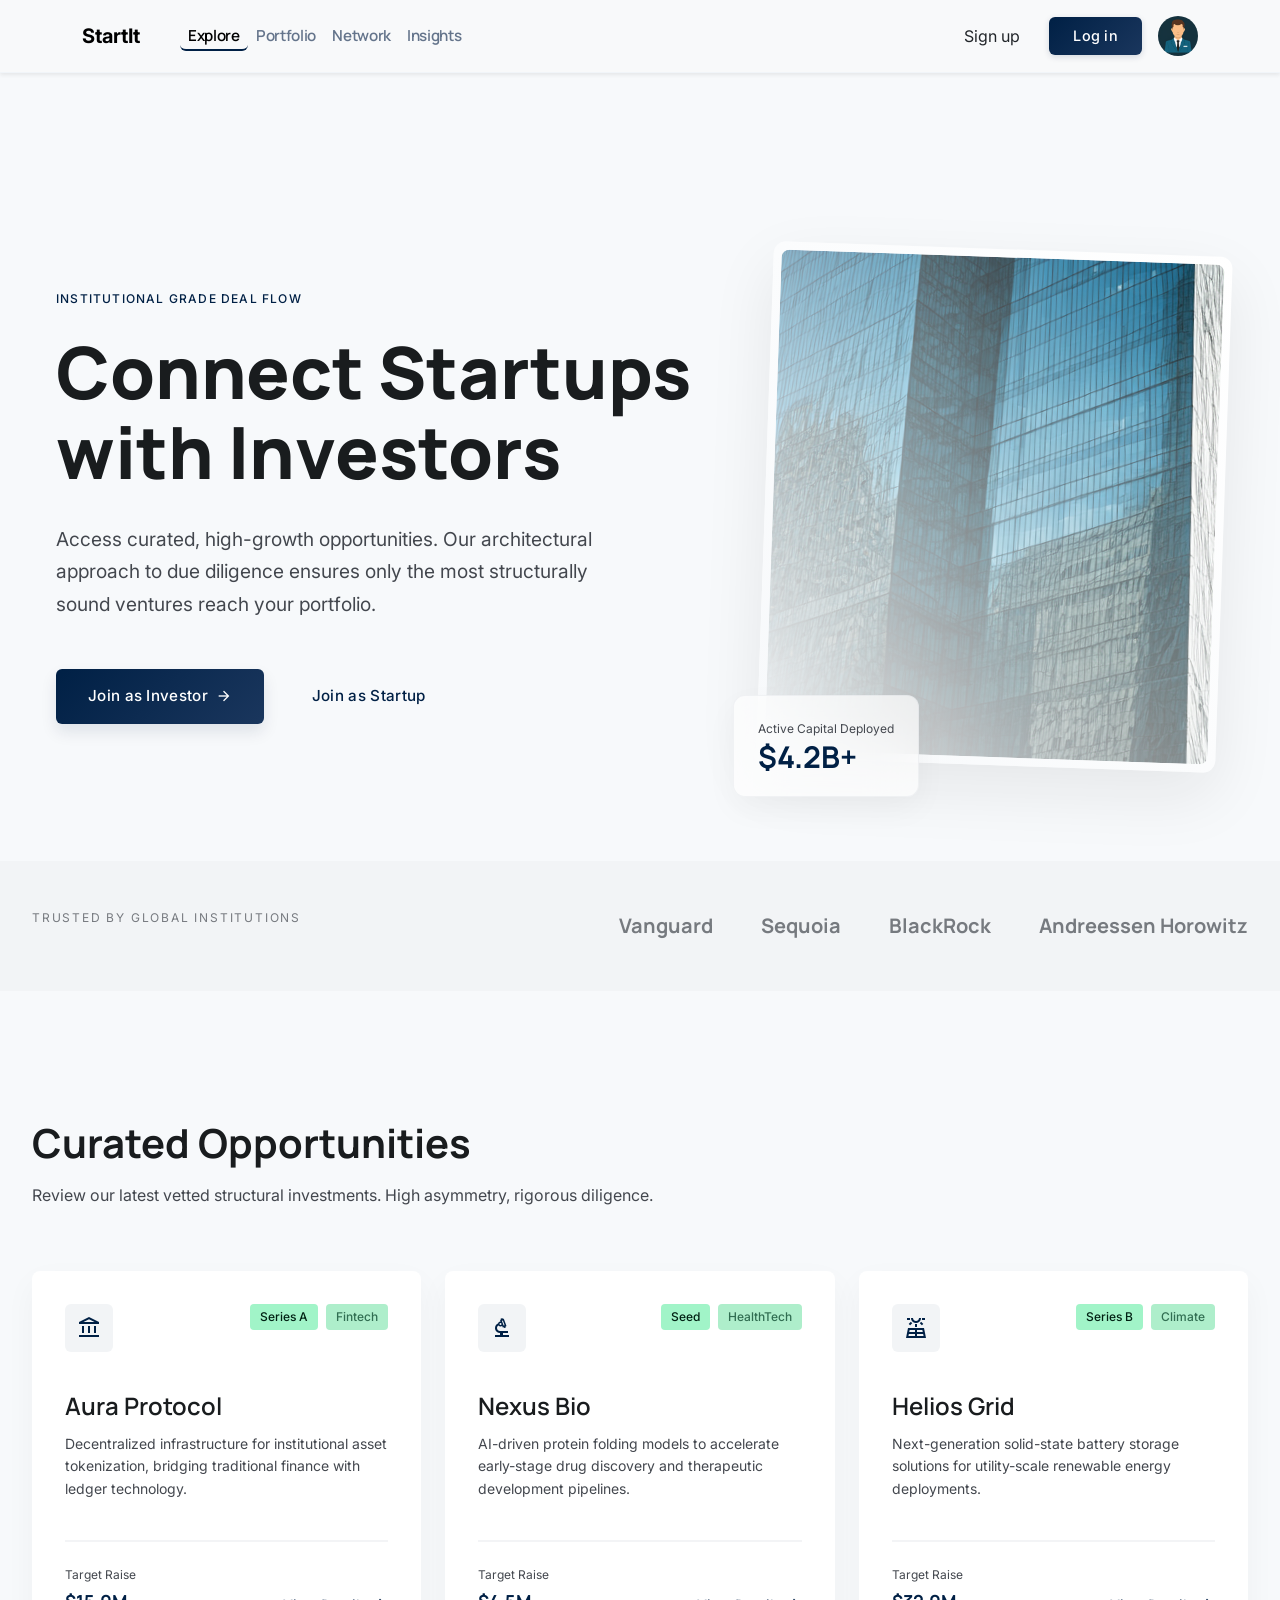
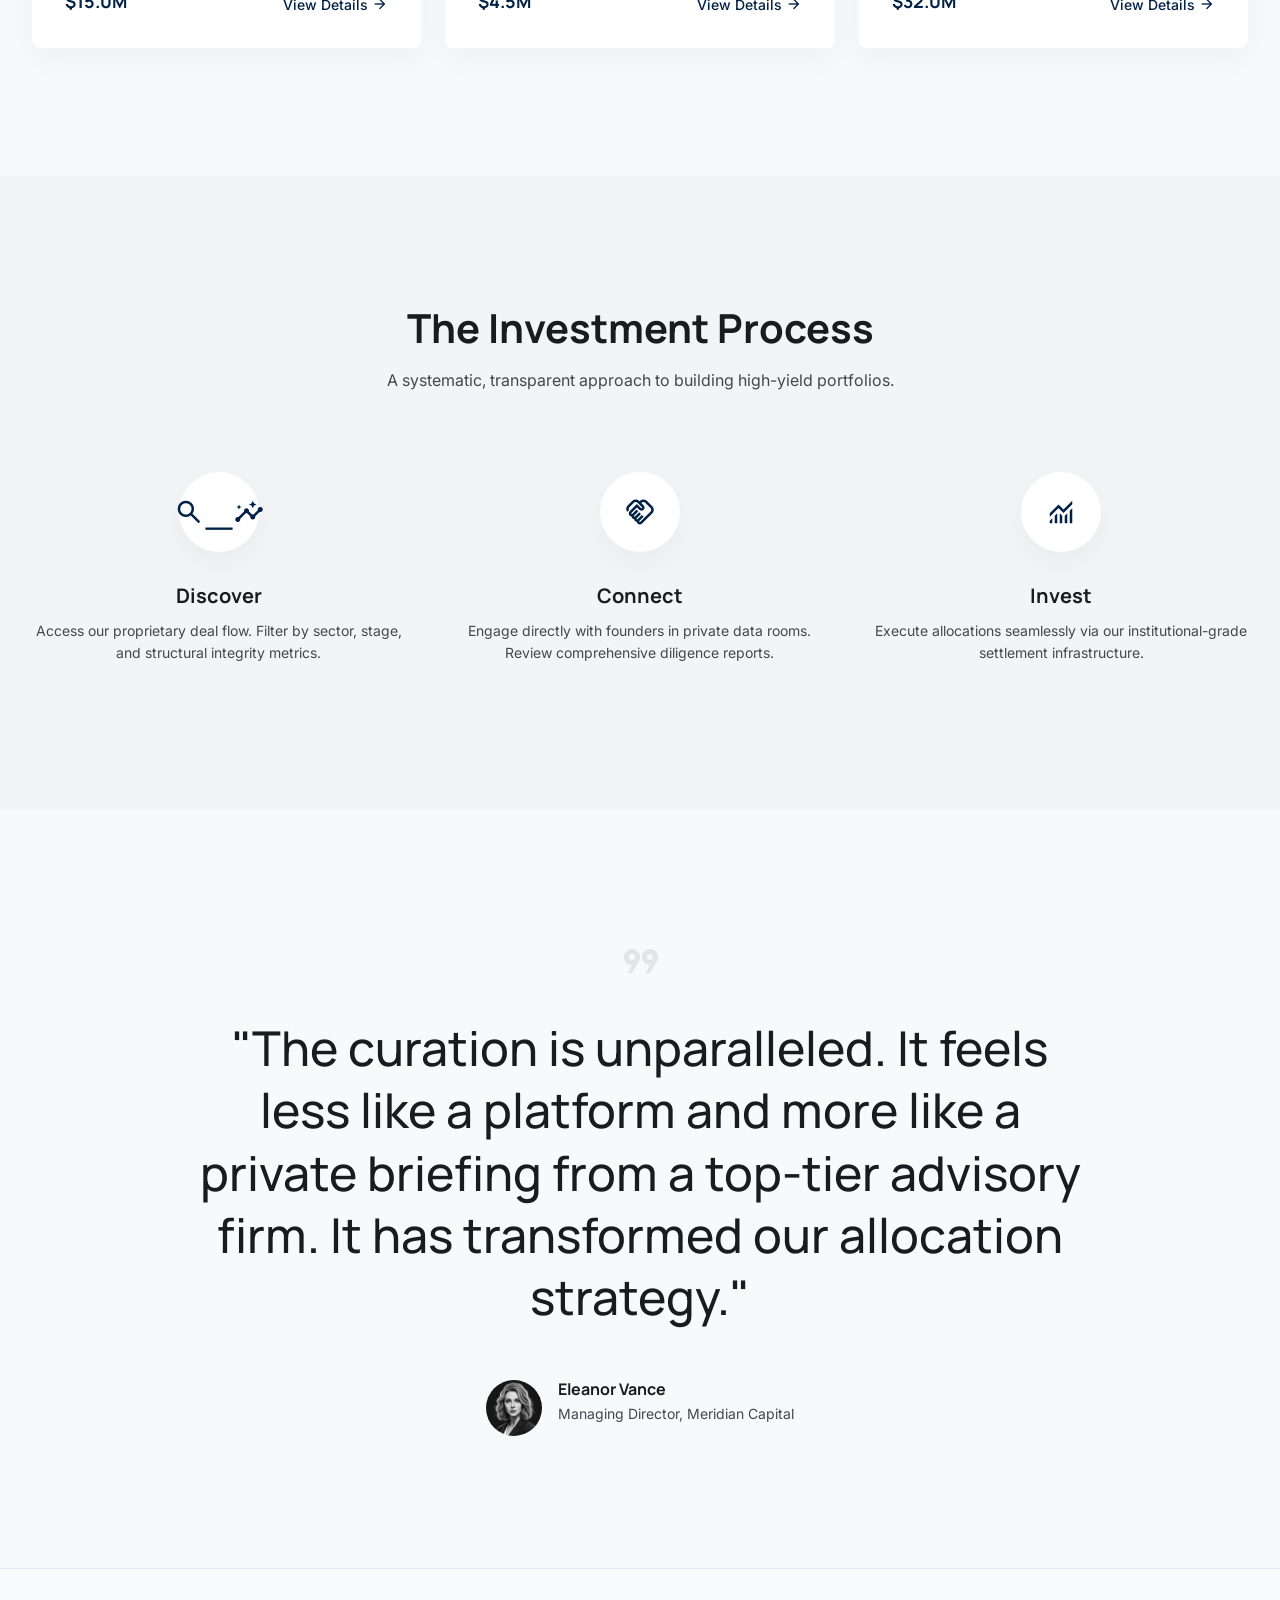
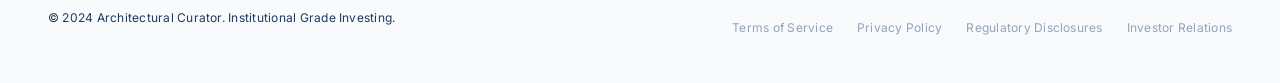
<file: public/index.html>
<!DOCTYPE html>
<html lang="en">

<head>
    <meta charset="utf-8" />
    <meta name="viewport" content="width=device-width, initial-scale=1.0" />
    <title>Architectural Curator - Investment Platform</title>


    <link rel="preconnect" href="https://fonts.googleapis.com" />
    <link rel="preconnect" href="https://fonts.gstatic.com" crossorigin="" />
    <link
        href="https://fonts.googleapis.com/css2?family=Inter:wght@400;500;600&family=Manrope:wght@400;600;700;800&display=swap"
        rel="stylesheet" />


    <link href="https://fonts.googleapis.com/css2?family=Material+Symbols+Outlined:wght,FILL@100..700,0..1&display=swap"
        rel="stylesheet" />


    <link href="https://cdn.jsdelivr.net/npm/bootstrap@5.3.3/dist/css/bootstrap.min.css" rel="stylesheet" />


    <link rel="stylesheet" href="./css/style.css" />
</head>

<body>
    <nav class="navbar navbar-expand-lg navbar-light bg-light shadow-sm py-3 sticky-top">
        <div class="container">
            <a class="navbar-brand fw-bold text-primary-custom" href="#">StartIt</a>

            <button class="navbar-toggler" data-bs-toggle="collapse" data-bs-target="#nav">
                <span class="navbar-toggler-icon"></span>
            </button>

            <div class="collapse navbar-collapse" id="nav">
                <ul class="navbar-nav me-auto ms-4">
                    <li class="nav-item navbar__links"><a class="nav-link active" href="#">Explore</a></li>
                    <li class="nav-item navbar__links a "><a class="nav-link" href="#">Portfolio</a></li>
                    <li class="nav-item navbar__links a "><a class="nav-link" href="#">Network</a></li>
                    <li class="nav-item navbar__links a "><a class="nav-link" href="#">Insights</a></li>
                </ul>

                <button class="btn btn-primary-custom me-3">Sign up</button>
                <button class="btn btn-primary-custom me-3 btn-login">Log in</button>
                <img src="./assets/images/avatar.png" alt="User Avatar" 
                    class="rounded-circle" width="40">
            </div>
        </div>
    </nav>

    <section class="hero">
        <div class="row g-5 align-items-center" style="max-width:1536px; margin:0 auto;">


            <div class="col-12 col-lg-7">
                <span class="hero__eyebrow">Institutional Grade Deal Flow</span>
                <h1 class="hero__title">Connect Startups with Investors</h1>
                <p class="hero__body">
                    Access curated, high-growth opportunities. Our architectural approach to due diligence
                    ensures only the most structurally sound ventures reach your portfolio.
                </p>
                <div class="hero__actions">
                    <button class="btn-hero-primary">
                        Join as Investor
                        <span class="material-symbols-outlined" style="font-size:1rem;">arrow_forward</span>
                    </button>
                    <button class="btn-hero-secondary">
                        Join as Startup
                    </button>
                </div>
            </div>


            <div class="col-12 col-lg-5">
                <div class="hero__image-wrapper">
                    <div class="hero__image-card">
                        <div class="hero__image-overlay"></div>
                        <img src="./assets/images/company.png" alt="Abstract architectural building reflection" />
                    </div>

                    <div class="hero__stat-badge">
                        <span class="hero__stat-label">Active Capital Deployed</span>
                        <span class="hero__stat-value">$4.2B+</span>
                    </div>
                </div>
            </div>

        </div>
    </section>

    <section class="trust">
        <div class="trust__inner">
            <p class="trust__label">Trusted by global institutions</p>
            <div class="trust__brands">
                <span>Vanguard</span>
                <span>Sequoia</span>
                <span>BlackRock</span>
                <span>Andreessen Horowitz</span>
            </div>
        </div>
    </section>

    <section class="opportunities">
        <div class="opportunities__header">
            <h2 class="opportunities__title">Curated Opportunities</h2>
            <p class="opportunities__subtitle">
                Review our latest vetted structural investments. High asymmetry, rigorous diligence.
            </p>
        </div>

        <div class="row g-4">


            <div class="col-12 col-md-6 col-lg-4 d-flex">
                <article class="card w-100">
                    <div class="card__header">
                        <div class="card__icon">
                            <span class="material-symbols-outlined">account_balance</span>
                        </div>
                        <div class="card__badges">
                            <span class="badge-stage">Series A</span>
                            <span class="badge-sector">Fintech</span>
                        </div>
                    </div>
                    <h3 class="card__title">Aura Protocol</h3>
                    <p class="card__description">
                        Decentralized infrastructure for institutional asset tokenization,
                        bridging traditional finance with ledger technology.
                    </p>
                    <div class="card__footer">
                        <div>
                            <span class="card__raise-label">Target Raise</span>
                            <span class="card__raise-amount">$15.0M</span>
                        </div>
                        <button class="btn-details">
                            View Details
                            <span class="material-symbols-outlined" style="font-size:1rem;">arrow_forward</span>
                        </button>
                    </div>
                </article>
            </div>


            <div class="col-12 col-md-6 col-lg-4 d-flex">
                <article class="card w-100">
                    <div class="card__header">
                        <div class="card__icon">
                            <span class="material-symbols-outlined">biotech</span>
                        </div>
                        <div class="card__badges">
                            <span class="badge-stage">Seed</span>
                            <span class="badge-sector">HealthTech</span>
                        </div>
                    </div>
                    <h3 class="card__title">Nexus Bio</h3>
                    <p class="card__description">
                        AI-driven protein folding models to accelerate early-stage drug discovery
                        and therapeutic development pipelines.
                    </p>
                    <div class="card__footer">
                        <div>
                            <span class="card__raise-label">Target Raise</span>
                            <span class="card__raise-amount">$4.5M</span>
                        </div>
                        <button class="btn-details">
                            View Details
                            <span class="material-symbols-outlined" style="font-size:1rem;">arrow_forward</span>
                        </button>
                    </div>
                </article>
            </div>


            <div class="col-12 col-md-6 col-lg-4 d-flex">
                <article class="card w-100">
                    <div class="card__header">
                        <div class="card__icon">
                            <span class="material-symbols-outlined">solar_power</span>
                        </div>
                        <div class="card__badges">
                            <span class="badge-stage">Series B</span>
                            <span class="badge-sector">Climate</span>
                        </div>
                    </div>
                    <h3 class="card__title">Helios Grid</h3>
                    <p class="card__description">
                        Next-generation solid-state battery storage solutions for utility-scale
                        renewable energy deployments.
                    </p>
                    <div class="card__footer">
                        <div>
                            <span class="card__raise-label">Target Raise</span>
                            <span class="card__raise-amount">$32.0M</span>
                        </div>
                        <button class="btn-details">
                            View Details
                            <span class="material-symbols-outlined" style="font-size:1rem;">arrow_forward</span>
                        </button>
                    </div>
                </article>
            </div>

        </div>
    </section>

    <section class="process">
        <div class="process__inner">
            <div class="process__header">
                <h2 class="process__title">The Investment Process</h2>
                <p class="process__subtitle">
                    A systematic, transparent approach to building high-yield portfolios.
                </p>
            </div>

            <div class="row g-5 justify-content-center">


                <div class="col-12 col-md-4">
                    <div class="step">
                        <div class="step__icon">
                            <span class="material-symbols-outlined">search_insights</span>
                        </div>
                        <h3 class="step__title">Discover</h3>
                        <p class="step__body">
                            Access our proprietary deal flow. Filter by sector, stage, and
                            structural integrity metrics.
                        </p>
                    </div>
                </div>


                <div class="col-12 col-md-4">
                    <div class="step">
                        <div class="step__icon">
                            <span class="material-symbols-outlined">handshake</span>
                        </div>
                        <h3 class="step__title">Connect</h3>
                        <p class="step__body">
                            Engage directly with founders in private data rooms. Review
                            comprehensive diligence reports.
                        </p>
                    </div>
                </div>


                <div class="col-12 col-md-4">
                    <div class="step">
                        <div class="step__icon">
                            <span class="material-symbols-outlined">monitoring</span>
                        </div>
                        <h3 class="step__title">Invest</h3>
                        <p class="step__body">
                            Execute allocations seamlessly via our institutional-grade settlement
                            infrastructure.
                        </p>
                    </div>
                </div>

            </div>
        </div>
    </section>

    <section class="testimonial">
        <div class="testimonial__inner">
            <div class="testimonial__icon">
                <span class="material-symbols-outlined">format_quote</span>
            </div>
            <blockquote class="testimonial__quote">
                "The curation is unparalleled. It feels less like a platform and more like a
                private briefing from a top-tier advisory firm. It has transformed our allocation strategy."
            </blockquote>
            <div class="testimonial__author">
                <img src="./assets/images/person.png" alt="Portrait of Eleanor Vance" class="testimonial__avatar" />
                <div class="text-start">
                    <p class="testimonial__name">Eleanor Vance</p>
                    <p class="testimonial__role">Managing Director, Meridian Capital</p>
                </div>
            </div>
        </div>
    </section>

    <footer class="footer">
        <div class="footer__inner">
            <p class="footer__copy">
                © 2024 Architectural Curator. Institutional Grade Investing.
            </p>
            <ul class="footer__links">
                <li><a href="#">Terms of Service</a></li>
                <li><a href="#">Privacy Policy</a></li>
                <li><a href="#">Regulatory Disclosures</a></li>
                <li><a href="#">Investor Relations</a></li>
            </ul>
        </div>
    </footer>


    <script src="https://cdn.jsdelivr.net/npm/bootstrap@5.3.3/dist/js/bootstrap.bundle.min.js"></script>
</body>

</html>
</file>
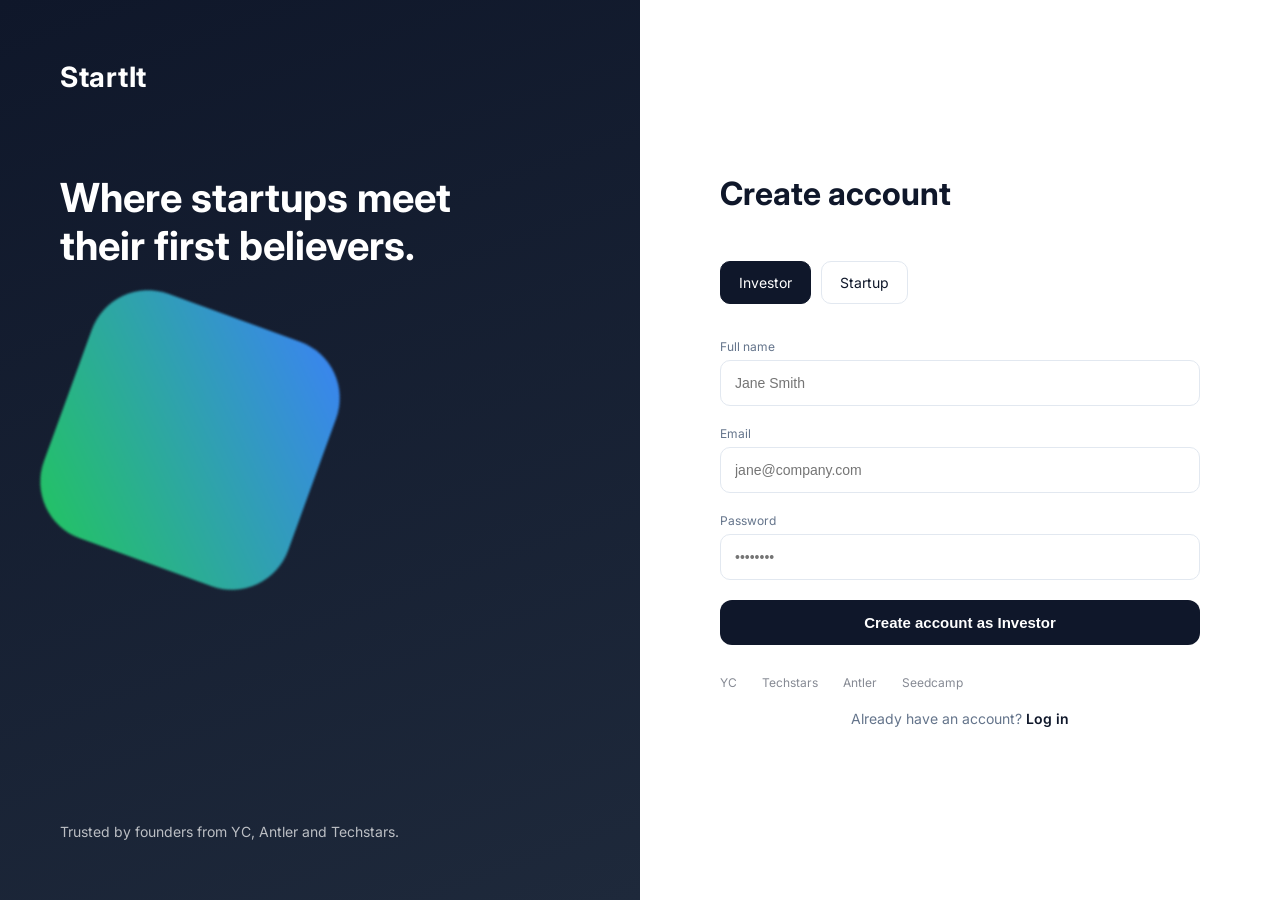
<file: register.html>
<!DOCTYPE html>
<html lang="en">
<head>
<meta charset="UTF-8">
<meta name="viewport" content="width=device-width, initial-scale=1.0">
<title>StartIt - Sign up</title>

<link href="https://fonts.googleapis.com/css2?family=Inter:wght@300;400;500;600;700&display=swap" rel="stylesheet">
<link rel="stylesheet" href="https://cdnjs.cloudflare.com/ajax/libs/font-awesome/6.4.0/css/all.min.css">

<style>
*{box-sizing:border-box}
body{
margin:0;
font-family:Inter;
background:#f3f6fb;
color:#0f172a;
}

.wrapper{
display:grid;
grid-template-columns: 1fr 1fr;
min-height:100vh;
}

.left{
background:linear-gradient(160deg,#0f172a,#1e293b);
color:white;
padding:60px;
display:flex;
flex-direction:column;
justify-content:space-between;
}

.logo{
font-size:28px;
font-weight:700;
letter-spacing:.5px;
}

.big-text{
font-size:40px;
font-weight:700;
line-height:1.2;
max-width:420px;
margin-top:80px;
}

.quote{
opacity:.7;
font-size:14px;
max-width:380px;
}

.shape{
width:260px;height:260px;
background:linear-gradient(45deg,#22c55e,#3b82f6);
border-radius:60px;
transform:rotate(20deg);
margin-top:40px;
filter:blur(1px);
}

.right{
background:#ffffff;
padding:60px 80px;
display:flex;
flex-direction:column;
justify-content:center;
}

h1{
margin:0;
font-size:32px;
margin-bottom: 3rem;
}

.roles{
display:flex;
gap:10px;
margin-bottom:35px;
}

.role{
padding:12px 18px;
border:1px solid #e2e8f0;
border-radius:10px;
cursor:pointer;
font-size:14px;
transition:.2s;
}

.role.active{
background:#0f172a;
color:white;
border-color:#0f172a;
}

label{
font-size:12px;
color:#64748b;
display:block;
margin-bottom:6px;
}

input{
width:100%;
padding:14px;
border-radius:10px;
border:1px solid #e2e8f0;
margin-bottom:20px;
font-size:14px;
outline:none;
transition:border-color .2s;
}

input:focus{
border-color:#0f172a;
}

button[type="submit"]{
width:100%;
padding:14px;
background:#0f172a;
color:white;
border:none;
border-radius:12px;
font-weight:600;
font-size:15px;
cursor:pointer;
transition:.2s;
}

button[type="submit"]:hover{
background:#1e293b;
}

button[type="submit"]:disabled{
opacity:0.6;
cursor:not-allowed;
}

.logos{
display:flex;
gap:25px;
margin-top:30px;
opacity:.5;
font-size:12px;
}

.alert{
padding:12px 16px;
border-radius:10px;
margin-bottom:16px;
font-size:14px;
display:none;
}

.alert.success{
background:#dcfce7;
color:#166534;
border:1px solid #bbf7d0;
display:block;
}

.alert.error{
background:#fef2f2;
color:#991b1b;
border:1px solid #fecaca;
display:block;
}

.login-link{
text-align:center;
margin-top:20px;
font-size:14px;
color:#64748b;
}

.login-link a{
color:#0f172a;
font-weight:600;
text-decoration:none;
}

.login-link a:hover{
text-decoration:underline;
}

@media(max-width:900px){
.wrapper{grid-template-columns:1fr}
.left{display:none}
.right{padding:40px}
}
</style>
</head>

<body>

<div class="wrapper">

<div class="left">
<div>
<div class="logo">StartIt</div>
<div class="big-text">
Where startups meet
their first believers.
</div>
<div class="shape"></div>
</div>
<div class="quote">
Trusted by founders from YC, Antler and Techstars.
</div>
</div>

<div class="right">
<h1>Create account</h1>

<div id="alert" class="alert"></div>

<div class="roles">
<div class="role active" id="roleInvestor" onclick="selectRole('investor')">Investor</div>
<div class="role" id="roleStartup" onclick="selectRole('startup')">Startup</div>
</div>

<form id="registerForm" onsubmit="handleRegister(event)">
<input type="hidden" id="roleInput" value="investor">

<label>Full name</label>
<input type="text" id="fullname" placeholder="Jane Smith" required>

<label>Email</label>
<input type="email" id="email" placeholder="jane@company.com" required>

<label>Password</label>
<input type="password" id="password" placeholder="••••••••" required>

<button type="submit" id="submitBtn">Create account as Investor</button>
</form>

<div class="logos">
<span>YC</span>
<span>Techstars</span>
<span>Antler</span>
<span>Seedcamp</span>
</div>

<div class="login-link">
Already have an account? <a href="./login.html">Log in</a>
</div>
</div>
</div>

<script>
const API_BASE = 'https://dev-storage-c.pantheonsite.io/collab/domdom%20plus/api';
let currentRole = 'investor';

window.addEventListener('DOMContentLoaded', () => {
    const token = localStorage.getItem('auth_token');
    if (token) {
        window.location.href = './index.html';
        return;
    }

    const urlRole = new URLSearchParams(window.location.search).get('role');
    if (urlRole === 'startup') {
        selectRole('startup');
    }
});

function selectRole(role) {
    currentRole = role;
    document.getElementById('roleInput').value = role;

    document.getElementById('roleInvestor').classList.toggle('active', role === 'investor');
    document.getElementById('roleStartup').classList.toggle('active', role === 'startup');

    const label = role === 'startup' ? 'Startup' : 'Investor';
    document.getElementById('submitBtn').textContent = 'Create account as ' + label;
}

function showAlert(message, type) {
    const alert = document.getElementById('alert');
    alert.textContent = message;
    alert.className = 'alert ' + type;
}

function hideAlert() {
    const alert = document.getElementById('alert');
    alert.className = 'alert';
}

async function handleRegister(e) {
    e.preventDefault();
    hideAlert();

    const fullname = document.getElementById('fullname').value.trim();
    const email    = document.getElementById('email').value.trim();
    const password = document.getElementById('password').value;
    const role     = document.getElementById('roleInput').value;
    const btn      = document.getElementById('submitBtn');

    if (!fullname || !email || !password) {
        showAlert('Please fill in all fields.', 'error');
        return;
    }

    btn.disabled = true;
    btn.textContent = 'Creating account...';

    try {
        const response = await fetch(API_BASE + '/register.php', {
            method: 'POST',
            headers: { 'Content-Type': 'application/json' },
            body: JSON.stringify({ fullname, email, password, role })
        });

        const data = await response.json();

        if (data.success) {
            showAlert('Account created successfully! Redirecting to login...', 'success');
            localStorage.setItem('registered_email', email);
            setTimeout(() => {
                window.location.href = './login.html';
            }, 2000);
        } else {
            showAlert(data.message || 'Registration failed. Please try again.', 'error');
            btn.disabled = false;
            btn.textContent = 'Create account as ' + (role === 'investor' ? 'Investor' : 'Startup');
        }
    } catch (err) {
        showAlert('Connection error. Please check your internet and try again.', 'error');
        btn.disabled = false;
        btn.textContent = 'Create account as ' + (role === 'investor' ? 'Investor' : 'Startup');
    }
}
</script>

</body>
</html>
</file>
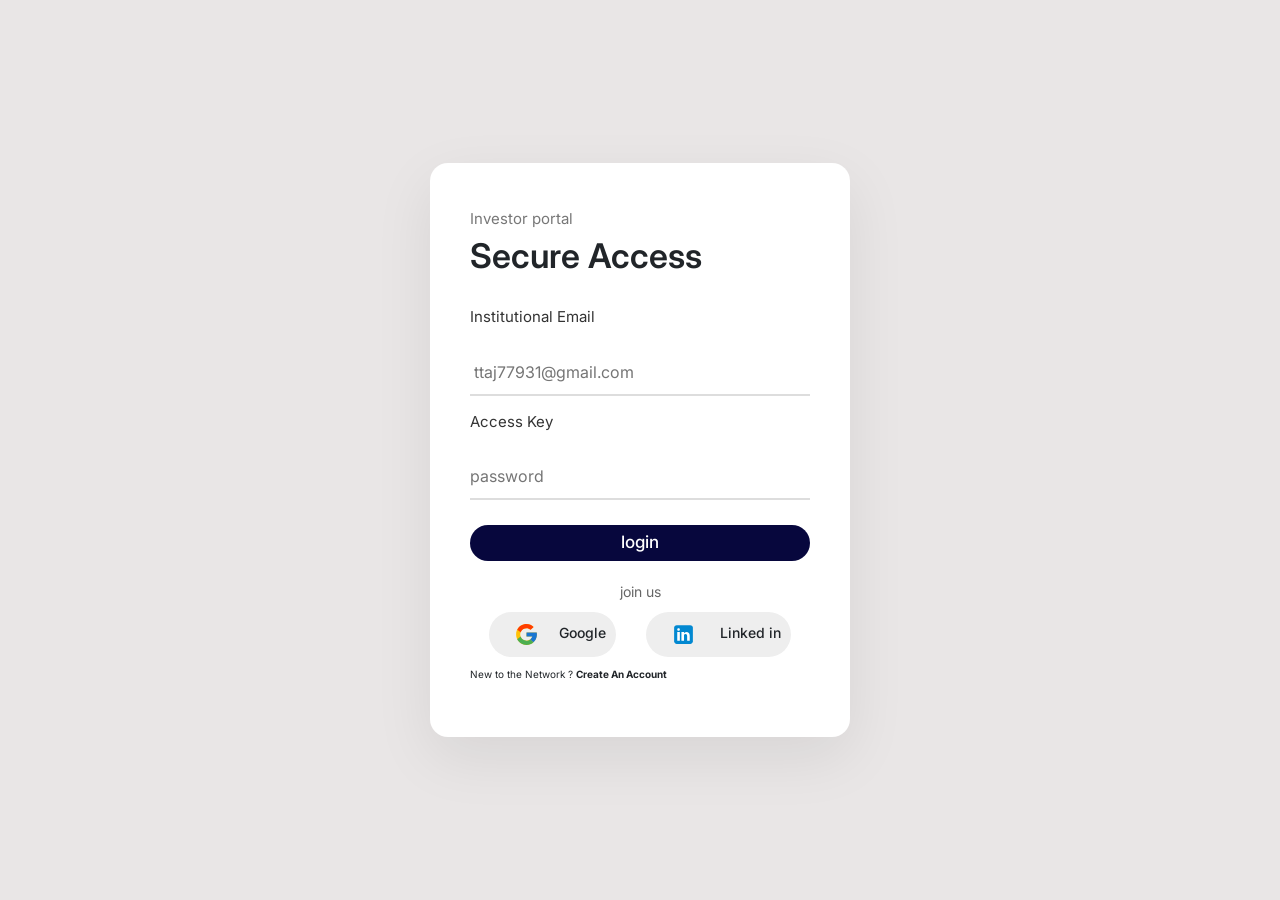
<file: public/pages/login.html>
<!DOCTYPE html>
<html lang="en">
<head>
        <script src="https://cdn.jsdelivr.net/npm/@popperjs/core@2.11.8/dist/umd/popper.min.js" integrity="sha384-I7E8VVD/ismYTF4hNIPjVp/Zjvgyol6VFvRkX/vR+Vc4jQkC+hVqc2pM8ODewa9r" crossorigin="anonymous"></script>
<script src="https://cdn.jsdelivr.net/npm/bootstrap@5.3.8/dist/js/bootstrap.min.js" integrity="sha384-G/EV+4j2dNv+tEPo3++6LCgdCROaejBqfUeNjuKAiuXbjrxilcCdDz6ZAVfHWe1Y" crossorigin="anonymous"></script>
<link href="https://cdn.jsdelivr.net/npm/bootstrap@5.3.8/dist/css/bootstrap.min.css" rel="stylesheet" integrity="sha384-sRIl4kxILFvY47J16cr9ZwB07vP4J8+LH7qKQnuqkuIAvNWLzeN8tE5YBujZqJLB" crossorigin="anonymous">
<script src="https://cdn.jsdelivr.net/npm/bootstrap@5.3.8/dist/js/bootstrap.bundle.min.js" integrity="sha384-FKyoEForCGlyvwx9Hj09JcYn3nv7wiPVlz7YYwJrWVcXK/BmnVDxM+D2scQbITxI" crossorigin="anonymous"></script>
<link href="https://cdn.jsdelivr.net/npm/bootstrap-icons@1.11.3/font/bootstrap-icons.css" rel="stylesheet">
    <meta charset="UTF-8">
    <meta name="viewport" content="width=device-width, initial-scale=1.0">
    <title>Document</title>
    <link href="https://fonts.googleapis.com/css2?family=Inter:wght@300;400;500;600;700&display=swap" rel="stylesheet">
    <style>
*{
    margin:0;
    padding:0;
    box-sizing:border-box;
}

html{
    font-size:62.5%;
}

body{
    min-height:100vh;
    display:flex;
    justify-content:center;
    align-items:center;
    background:#e9e6e6;
    font-family:'Inter',sans-serif;
    padding:2rem;
}


.form{
    width:100%;
    max-width:42rem;
    padding:4.5rem 4rem;
    background:#fff;
    border-radius:1.8rem;
    box-shadow:0 2rem 6rem rgba(0,0,0,0.08);
}


.form p:first-child{
    color:#777;
    font-size:1.5rem;
    margin-bottom:.5rem;
}

.form h2{
    font-size:3.4rem;
    font-weight:600;
    margin-bottom:3rem;
}


label{
    font-size:1.5rem;
    margin-bottom:.6rem;
    color:#333;
}


.margin{
    width:100%;
    border:none;
    border-bottom:.2rem solid #ddd;
    padding:1rem 0;
    margin-bottom:2.8rem;
    font-size:1.6rem;
    transition:.3s;
}

.margin:focus{
    outline:none;
    border-color:#07073d;
}


.submit{
    width:100%;
    padding:1.4rem;
    border:none;
    border-radius:3rem;
    background:#07073d;
    color:#fff;
    font-size:1.7rem;
    font-weight:500;
    margin-top:1rem;
    transition:.3s;
}

.submit:hover{
    background:#0d0d6b;
}


.form form + p{
    text-align:center;
    margin:2.5rem 0 1.5rem;
    color:#666;
    font-size:1.4rem;
}


.social{
    display:flex;
    gap:3rem;
    justify-content:center;
}


.btn{
   
  
    background:#eee;
    padding:1rem 1.8rem;
    border-radius:3rem;
    border:none;
    font-size:1.4rem;
    font-weight:500;
    transition:.3s;
    padding: 1rem;
}
b:hover{
    cursor: pointer;
}
svg{
    margin:0 2rem 0 1.5rem;
}

.btn:hover{
    background:#e0e0e0;
}
.btn2{
    margin-left: 10 rem;
}


.last{
    text-align:center;
    margin-top:2.5rem;
    font-size:1.4rem;
}

.last b{
    cursor:pointer;
}


@media (max-width:600px){
    html{
        font-size:56%;
    }
}

@media (max-width:400px){
    html{
        font-size:52%;
    }
}
    </style>

</head>
<body>
 
    <section class="login my-5 py-5">
    <div class="container">
   <div class="form ">
     
        <div class="row">
           
            <div class="col-lg-12">
               
                 <p>Investor portal</p>
                <h2>Secure Access</h2>
                <form>
                <label>Institutional Email</label>
                <input type="email  "  class=" margin my-4"   placeholder=" ttaj77931@gmail.com">
                <label>Access Key</label>
                <input type="password"  class=" margin my-4" placeholder="password">
                <input type="submit"  class=" submit p-2 my-3" value="login" >

                </form>
                <p class=" my-3">join us</p>
                <div class="social">
                <button class="btn btn1  "><svg xmlns="http://www.w3.org/2000/svg"  x="0px" y="0px" width="25" height="25" viewBox="0 0 48 48">
<path fill="#FFC107" d="M43.611,20.083H42V20H24v8h11.303c-1.649,4.657-6.08,8-11.303,8c-6.627,0-12-5.373-12-12c0-6.627,5.373-12,12-12c3.059,0,5.842,1.154,7.961,3.039l5.657-5.657C34.046,6.053,29.268,4,24,4C12.955,4,4,12.955,4,24c0,11.045,8.955,20,20,20c11.045,0,20-8.955,20-20C44,22.659,43.862,21.35,43.611,20.083z"></path><path fill="#FF3D00" d="M6.306,14.691l6.571,4.819C14.655,15.108,18.961,12,24,12c3.059,0,5.842,1.154,7.961,3.039l5.657-5.657C34.046,6.053,29.268,4,24,4C16.318,4,9.656,8.337,6.306,14.691z"></path><path fill="#4CAF50" d="M24,44c5.166,0,9.86-1.977,13.409-5.192l-6.19-5.238C29.211,35.091,26.715,36,24,36c-5.202,0-9.619-3.317-11.283-7.946l-6.522,5.025C9.505,39.556,16.227,44,24,44z"></path><path fill="#1976D2" d="M43.611,20.083H42V20H24v8h11.303c-0.792,2.237-2.231,4.166-4.087,5.571c0.001-0.001,0.002-0.001,0.003-0.002l6.19,5.238C36.971,39.205,44,34,44,24C44,22.659,43.862,21.35,43.611,20.083z"></path>
</svg>Google</button>
                <button class="btn btn2  "><svg xmlns="http://www.w3.org/2000/svg" x="0px" y="0px" width="25" height="25" viewBox="0 0 48 48">
<path fill="#0288D1" d="M42,37c0,2.762-2.238,5-5,5H11c-2.761,0-5-2.238-5-5V11c0-2.762,2.239-5,5-5h26c2.762,0,5,2.238,5,5V37z"></path><path fill="#FFF" d="M12 19H17V36H12zM14.485 17h-.028C12.965 17 12 15.888 12 14.499 12 13.08 12.995 12 14.514 12c1.521 0 2.458 1.08 2.486 2.499C17 15.887 16.035 17 14.485 17zM36 36h-5v-9.099c0-2.198-1.225-3.698-3.192-3.698-1.501 0-2.313 1.012-2.707 1.99C24.957 25.543 25 26.511 25 27v9h-5V19h5v2.616C25.721 20.5 26.85 19 29.738 19c3.578 0 6.261 2.25 6.261 7.274L36 36 36 36z"></path>
</svg> Linked in </button>
</div>
                <p class="my-3">New to the Network ? <b>Create An Account</b></p>
            </div>
        </div>
    </div>
    </div>
    </section>

    
</body>
</html>
</file>
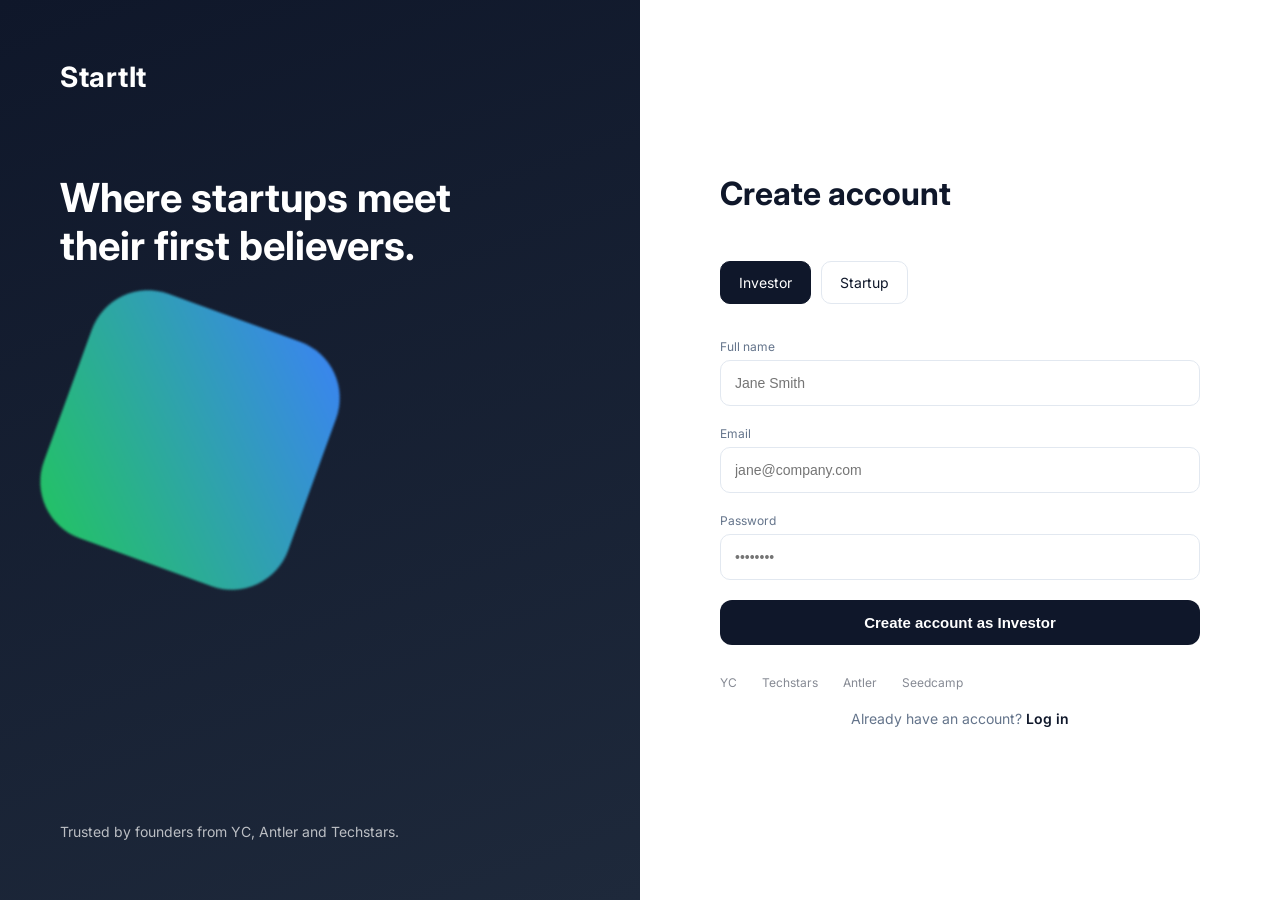
<file: public/pages/register .html>
<!DOCTYPE html>
<html lang="en">
<head>
<meta charset="UTF-8">
<meta name="viewport" content="width=device-width, initial-scale=1.0">
<title>StartIt - Sign up</title>

<link href="https://fonts.googleapis.com/css2?family=Inter:wght@300;400;500;600;700&display=swap" rel="stylesheet">
<link rel="stylesheet" href="https://cdnjs.cloudflare.com/ajax/libs/font-awesome/6.4.0/css/all.min.css">

<style>
*{box-sizing:border-box}
body{
margin:0;
font-family:Inter;
background:#f3f6fb;
color:#0f172a;
}

.wrapper{
display:grid;
grid-template-columns: 1fr 1fr;
min-height:100vh;
}

.left{
background:linear-gradient(160deg,#0f172a,#1e293b);
color:white;
padding:60px;
display:flex;
flex-direction:column;
justify-content:space-between;
}

.logo{
font-size:28px;
font-weight:700;
letter-spacing:.5px;
}

.big-text{
font-size:40px;
font-weight:700;
line-height:1.2;
max-width:420px;
margin-top:80px;
}

.quote{
opacity:.7;
font-size:14px;
max-width:380px;
}

.shape{
width:260px;height:260px;
background:linear-gradient(45deg,#22c55e,#3b82f6);
border-radius:60px;
transform:rotate(20deg);
margin-top:40px;
filter:blur(1px);
}

.right{
background:#ffffff;
padding:60px 80px;
display:flex;
flex-direction:column;
justify-content:center;
}

h1{
margin:0;
font-size:32px;
margin-bottom: 3rem;
}

.roles{
display:flex;
gap:10px;
margin-bottom:35px;
}

.role{
padding:12px 18px;
border:1px solid #e2e8f0;
border-radius:10px;
cursor:pointer;
font-size:14px;
transition:.2s;
}

.role.active{
background:#0f172a;
color:white;
border-color:#0f172a;
}

label{
font-size:12px;
color:#64748b;
display:block;
margin-bottom:6px;
}

input{
width:100%;
padding:14px;
border-radius:10px;
border:1px solid #e2e8f0;
margin-bottom:20px;
font-size:14px;
outline:none;
transition:border-color .2s;
}

input:focus{
border-color:#0f172a;
}

button[type="submit"]{
width:100%;
padding:14px;
background:#0f172a;
color:white;
border:none;
border-radius:12px;
font-weight:600;
font-size:15px;
cursor:pointer;
transition:.2s;
}

button[type="submit"]:hover{
background:#1e293b;
}

button[type="submit"]:disabled{
opacity:0.6;
cursor:not-allowed;
}

.logos{
display:flex;
gap:25px;
margin-top:30px;
opacity:.5;
font-size:12px;
}

.alert{
padding:12px 16px;
border-radius:10px;
margin-bottom:16px;
font-size:14px;
display:none;
}

.alert.success{
background:#dcfce7;
color:#166534;
border:1px solid #bbf7d0;
display:block;
}

.alert.error{
background:#fef2f2;
color:#991b1b;
border:1px solid #fecaca;
display:block;
}

.login-link{
text-align:center;
margin-top:20px;
font-size:14px;
color:#64748b;
}

.login-link a{
color:#0f172a;
font-weight:600;
text-decoration:none;
}

.login-link a:hover{
text-decoration:underline;
}

@media(max-width:900px){
.wrapper{grid-template-columns:1fr}
.left{display:none}
.right{padding:40px}
}
</style>
</head>

<body>

<div class="wrapper">

<div class="left">
<div>
<div class="logo">StartIt</div>
<div class="big-text">
Where startups meet
their first believers.
</div>
<div class="shape"></div>
</div>
<div class="quote">
Trusted by founders from YC, Antler and Techstars.
</div>
</div>

<div class="right">
<h1>Create account</h1>

<div id="alert" class="alert"></div>

<div class="roles">
<div class="role active" onclick="selectRole(this)">Investor</div>
<div class="role" onclick="selectRole(this)">Startup</div>
</div>

<form id="registerForm" onsubmit="handleRegister(event)">
<input type="hidden" id="roleInput" value="investor">

<label>Full name</label>
<input type="text" id="fullname" placeholder="Jane Smith" required>

<label>Email</label>
<input type="email" id="email" placeholder="jane@company.com" required>

<label>Password</label>
<input type="password" id="password" placeholder="••••••••" required>

<button type="submit" id="submitBtn">Create account as Investor</button>
</form>

<div class="logos">
<span>YC</span>
<span>Techstars</span>
<span>Antler</span>
<span>Seedcamp</span>
</div>

<div class="login-link">
Already have an account? <a href="login.html">Log in</a>
</div>
</div>
</div>

<script>
const API_BASE = 'https://dev-storage-c.pantheonsite.io/collab/domdom/api';
let currentRole = 'investor';

function selectRole(el) {
    document.querySelectorAll('.role').forEach(r => r.classList.remove('active'));
    el.classList.add('active');
    currentRole = el.innerHTML.toLowerCase();
    document.getElementById('roleInput').value = currentRole;
    document.getElementById('submitBtn').textContent =
        'Create account as ' + el.innerHTML;
}

function showAlert(message, type) {
    const alert = document.getElementById('alert');
    alert.textContent = message;
    alert.className = 'alert ' + type;
}

function hideAlert() {
    const alert = document.getElementById('alert');
    alert.className = 'alert';
}

async function handleRegister(e) {
    e.preventDefault();
    hideAlert();

    const fullname = document.getElementById('fullname').value.trim();
    const email    = document.getElementById('email').value.trim();
    const password = document.getElementById('password').value;
    const role     = document.getElementById('roleInput').value;
    const btn      = document.getElementById('submitBtn');

    if (!fullname || !email || !password) {
        showAlert('Please fill in all fields.', 'error');
        return;
    }

    btn.disabled = true;
    btn.textContent = 'Creating account...';

    try {
        const response = await fetch(API_BASE + '/register.php', {
            method: 'POST',
            headers: { 'Content-Type': 'application/json' },
            body: JSON.stringify({ fullname, email, password, role })
        });

        const data = await response.json();

        if (data.success) {
            showAlert('Account created successfully! Redirecting to login...', 'success');
            localStorage.setItem('registered_email', email);
            setTimeout(() => {
                window.location.href = 'login.html';
            }, 2000);
        } else {
            showAlert(data.message || 'Registration failed. Please try again.', 'error');
            btn.disabled = false;
            btn.textContent = 'Create account as ' + (role === 'investor' ? 'Investor' : 'Startup');
        }
    } catch (err) {
        showAlert('Connection error. Please check your internet and try again.', 'error');
        btn.disabled = false;
        btn.textContent = 'Create account as ' + (role === 'investor' ? 'Investor' : 'Startup');
    }
}
</script>

</body>
</html>
</file>
<file: public/css/style.css>
:root {
  --color-primary: #002045;
  --color-primary-container: #1a365d;
  --color-on-primary: #ffffff;
  --color-on-primary-container: #86a0cd;
  --color-inverse-primary: #adc7f7;
  --color-primary-fixed: #d6e3ff;
  --color-primary-fixed-dim: #adc7f7;

  --color-secondary: #2c694e;
  --color-secondary-container: #aeeecb;
  --color-on-secondary: #ffffff;
  --color-on-secondary-container: #316e52;

  --color-tertiary: #002617;
  --color-tertiary-container: #003e28;
  --color-on-tertiary: #ffffff;
  --color-on-tertiary-container: #5dae87;
  --color-tertiary-fixed: #a1f4c8;
  --color-tertiary-fixed-dim: #86d7ad;
  --color-on-tertiary-fixed: #002113;

  --color-surface: #f7f9fb;
  --color-surface-bright: #f7f9fb;
  --color-surface-dim: #d8dadc;
  --color-surface-container-lowest: #ffffff;
  --color-surface-container-low: #f2f4f6;
  --color-surface-container: #eceef0;
  --color-surface-container-high: #e6e8ea;
  --color-surface-container-highest: #e0e3e5;

  --color-on-surface: #191c1e;
  --color-on-surface-variant: #43474e;
  --color-outline: #74777f;
  --color-outline-variant: #c4c6cf;

  --color-error: #ba1a1a;
  --color-error-container: #ffdad6;
  --color-on-error: #ffffff;
  --color-on-error-container: #93000a;

  --color-inverse-surface: #2d3133;
  --color-inverse-on-surface: #eff1f3;
  --color-surface-tint: #455f88;

  --font-headline: "Manrope", sans-serif;
  --font-body: "Inter", sans-serif;
}

*,
*::before,
*::after {
  box-sizing: border-box;
}

html {
  scroll-behavior: smooth;
}

body {
  font-family: var(--font-body);
  background-color: var(--color-surface);
  color: var(--color-on-surface);
  -webkit-font-smoothing: antialiased;
  -moz-osx-font-smoothing: grayscale;
}

::selection {
  background-color: var(--color-primary-fixed);
  color: #001b3c;
}

.material-symbols-outlined {
  font-variation-settings:
    "FILL" 0,
    "wght" 400,
    "GRAD" 0,
    "opsz" 24;
  vertical-align: middle;
  line-height: 1;
}

.navbar {
  background-color: #f8fafc;
  position: sticky;
  top: 0;
  z-index: 1000;
  border-bottom: 1px solid #f1f5f9;
}

.navbar__inner {
  display: flex;
  align-items: center;
  justify-content: space-between;
  padding: 0 2rem;
  height: 80px;
  max-width: 1536px;
  margin: 0 auto;
}

.navbar__logo {
  font-family: var(--font-headline);
  font-size: 1.25rem;
  font-weight: 700;
  letter-spacing: -0.04em;
  color: var(--color-primary);
  text-decoration: none;
}

.navbar__links {
  display: flex;
  align-items: center;
  gap: 1.5rem;
  list-style: none;
  margin: 0;
  padding: 0;
}

.navbar__links a {
  font-family: var(--font-headline);
  font-weight: 600;
  font-size: 0.95rem;
  letter-spacing: -0.02em;
  text-decoration: none;
  color: #64748b;
  padding: 4px 8px;
  border-radius: 6px;
  transition:
    color 0.15s ease,
    background-color 0.15s ease;
}

.navbar__links a:hover {
  color: #1e40af;
  background-color: rgba(226, 232, 240, 0.5);
}

.navbar__links a.active {
  color: var(--color-primary);
  border-bottom: 2px solid var(--color-primary);
  padding-bottom: 2px;
}

.navbar__actions {
  display: flex;
  align-items: center;
  gap: 1rem;
}

.btn-signup {
  background: none;
  border: none;
  font-family: var(--font-headline);
  font-weight: 600;
  font-size: 0.95rem;
  letter-spacing: -0.02em;
  color: #64748b;
  cursor: pointer;
  transition: color 0.15s;
  padding: 4px 8px;
}
.btn-signup:hover {
  color: #1e40af;
}

.btn-login {
  background: linear-gradient(
    135deg,
    var(--color-primary),
    var(--color-primary-container)
  );
  color: var(--color-on-primary);
  border: none;
  padding: 0.5rem 1.5rem;
  border-radius: 6px;
  font-family: var(--font-body);
  font-weight: 500;
  font-size: 0.9rem;
  letter-spacing: 0.02em;
  cursor: pointer;
  box-shadow: 0 2px 6px rgba(0, 32, 69, 0.15);
  transition: opacity 0.15s;
}
.btn-login:hover {
  opacity: 0.9;
  color: var(--color-primary-fixed);
}

.navbar__avatar {
  width: 40px;
  height: 40px;
  border-radius: 50%;
  object-fit: cover;
}

.hero {
  padding: 8rem 2rem 6rem;
  max-width: 1536px;
  margin: 0 auto;
  background-color: var(--color-surface);
  position: relative;
}

.hero__eyebrow {
  font-family: var(--font-body);
  font-size: 0.75rem;
  font-weight: 500;
  letter-spacing: 0.1em;
  text-transform: uppercase;
  color: var(--color-primary);
  display: block;
  margin-bottom: 1.5rem;
}

.hero__title {
  font-family: var(--font-headline);
  font-size: clamp(2.5rem, 6vw, 4.5rem);
  font-weight: 800;
  line-height: 1.1;
  color: var(--color-on-surface);
  margin-bottom: 2rem;
}

.hero__body {
  font-family: var(--font-body);
  font-size: 1.125rem;
  line-height: 1.7;
  color: var(--color-on-surface-variant);
  max-width: 640px;
  margin-bottom: 3rem;
}

.hero__actions {
  display: flex;
  flex-wrap: wrap;
  gap: 1rem;
}

.btn-hero-primary {
  background: linear-gradient(
    135deg,
    var(--color-primary),
    var(--color-primary-container)
  );
  color: var(--color-on-primary);
  border: none;
  padding: 1rem 2rem;
  border-radius: 6px;
  font-family: var(--font-body);
  font-weight: 500;
  font-size: 0.95rem;
  letter-spacing: 0.02em;
  cursor: pointer;
  display: inline-flex;
  align-items: center;
  gap: 0.5rem;
  box-shadow: 0 8px 16px rgba(0, 32, 69, 0.1);
  transition:
    box-shadow 0.2s ease,
    transform 0.15s ease;
}
.btn-hero-primary:hover {
  box-shadow: 0 12px 24px rgba(0, 32, 69, 0.15);
  transform: translateY(-1px);
}

.btn-hero-secondary {
  background: none;
  border: none;
  color: var(--color-primary);
  padding: 1rem 2rem;
  border-radius: 6px;
  font-family: var(--font-body);
  font-weight: 500;
  font-size: 0.95rem;
  letter-spacing: 0.02em;
  cursor: pointer;
  display: inline-flex;
  align-items: center;
  gap: 0.5rem;
  transition: background-color 0.15s ease;
}
.btn-hero-secondary:hover {
  background-color: var(--color-surface-container-high);
}
.hero__image-wrapper {
  position: relative;
}

.hero__image-card {
  background-color: var(--color-surface-container-lowest);
  border-radius: 12px;
  padding: 0.5rem;
  box-shadow: 0 24px 64px rgba(25, 28, 30, 0.08);
  transform: rotate(2deg);
  position: relative;
  z-index: 0;
}

.hero__image-card img {
  border-radius: 8px;
  width: 100%;
  height: 500px;
  object-fit: cover;
  display: block;
}

.hero__image-overlay {
  position: absolute;
  inset: 0;
  background: linear-gradient(to top right, var(--color-surface), transparent);
  z-index: 1;
  pointer-events: none;
  border-radius: 12px;
}

.hero__stat-badge {
  position: absolute;
  bottom: -2rem;
  left: -2rem;
  background-color: rgba(255, 255, 255, 0.7);
  backdrop-filter: blur(24px);
  -webkit-backdrop-filter: blur(24px);
  padding: 1.5rem;
  border-radius: 12px;
  box-shadow: 0 12px 32px rgba(25, 28, 30, 0.04);
  z-index: 10;
  border: 1px solid rgba(196, 198, 207, 0.2);
}

.hero__stat-label {
  font-family: var(--font-body);
  font-size: 0.75rem;
  color: var(--color-on-surface-variant);
  display: block;
  margin-bottom: 4px;
}

.hero__stat-value {
  font-family: var(--font-headline);
  font-size: 1.875rem;
  font-weight: 700;
  color: var(--color-primary);
  display: block;
  line-height: 1;
}

.trust {
  background-color: var(--color-surface-container-low);
  padding: 3rem 2rem;
}

.trust__inner {
  max-width: 1536px;
  margin: 0 auto;
  display: flex;
  flex-wrap: wrap;
  align-items: center;
  justify-content: space-between;
  gap: 2rem;
  opacity: 0.7;
}

.trust__label {
  font-family: var(--font-body);
  font-size: 0.75rem;
  text-transform: uppercase;
  letter-spacing: 0.15em;
  color: var(--color-on-surface-variant);
}

.trust__brands {
  display: flex;
  flex-wrap: wrap;
  gap: 3rem;
  justify-content: center;
}

.trust__brands span {
  font-family: var(--font-headline);
  font-size: 1.25rem;
  font-weight: 700;
  color: var(--color-on-surface-variant);
}

.opportunities {
  padding: 8rem 2rem;
  max-width: 1536px;
  margin: 0 auto;
  background-color: var(--color-surface);
}

.opportunities__header {
  margin-bottom: 4rem;
  max-width: 48rem;
}

.opportunities__title {
  font-family: var(--font-headline);
  font-size: 2.25rem;
  font-weight: 700;
  color: var(--color-on-surface);
  margin-bottom: 1rem;
}

.opportunities__subtitle {
  font-family: var(--font-body);
  color: var(--color-on-surface-variant);
}

.card {
  background-color: var(--color-surface-container-lowest);
  border-radius: 8px;
  padding: 2rem;
  box-shadow: 0 12px 32px rgba(25, 28, 30, 0.04);
  display: flex;
  flex-direction: column;
  height: 100%;
  border: 1px solid transparent;
  transition:
    box-shadow 0.3s ease,
    border-color 0.3s ease;
}

.card:hover {
  box-shadow: 0 20px 48px rgba(25, 28, 30, 0.08);
  border-color: rgba(196, 198, 207, 0.2);
}

.card__header {
  display: flex;
  justify-content: space-between;
  align-items: flex-start;
  margin-bottom: 2.5rem;
}

.card__icon {
  width: 48px;
  height: 48px;
  border-radius: 6px;
  background-color: var(--color-surface-container-low);
  display: flex;
  align-items: center;
  justify-content: center;
}

.card__icon .material-symbols-outlined {
  color: var(--color-primary);
}

.card__badges {
  display: flex;
  gap: 0.5rem;
  flex-wrap: wrap;
}

.badge-stage {
  background-color: var(--color-tertiary-fixed);
  color: var(--color-on-tertiary-fixed);
  border-radius: 4px;
  padding: 0.25rem 0.625rem;
  font-size: 0.75rem;
  font-family: var(--font-body);
  font-weight: 500;
}

.badge-sector {
  background-color: var(--color-secondary-container);
  color: var(--color-on-secondary-container);
  border-radius: 4px;
  padding: 0.25rem 0.625rem;
  font-size: 0.75rem;
  font-family: var(--font-body);
  font-weight: 500;
}

.card__title {
  font-family: var(--font-headline);
  font-size: 1.5rem;
  font-weight: 600;
  color: var(--color-on-surface);
  margin-bottom: 0.75rem;
}

.card__description {
  font-family: var(--font-body);
  font-size: 0.875rem;
  color: var(--color-on-surface-variant);
  flex-grow: 1;
  margin-bottom: 2.5rem;
  line-height: 1.6;
}

.card__footer {
  display: flex;
  align-items: flex-end;
  justify-content: space-between;
  border-top: 2px solid rgba(196, 198, 207, 0.2);
  padding-top: 1.5rem;
  margin-top: auto;
}

.card__raise-label {
  font-family: var(--font-body);
  font-size: 0.75rem;
  color: var(--color-on-surface-variant);
  display: block;
  margin-bottom: 4px;
}

.card__raise-amount {
  font-family: var(--font-headline);
  font-size: 1.125rem;
  font-weight: 700;
  color: var(--color-primary);
  display: block;
}

.btn-details {
  background: none;
  border: none;
  color: var(--color-primary);
  font-family: var(--font-body);
  font-size: 0.875rem;
  font-weight: 500;
  cursor: pointer;
  display: inline-flex;
  align-items: center;
  gap: 4px;
  transition: color 0.15s;
  padding: 0;
}
.btn-details:hover {
  color: var(--color-primary-container);
}

.process {
  padding: 8rem 2rem;
  background-color: var(--color-surface-container-low);
  position: relative;
}

.process__inner {
  max-width: 1536px;
  margin: 0 auto;
}

.process__header {
  text-align: center;
  margin-bottom: 5rem;
}

.process__title {
  font-family: var(--font-headline);
  font-size: 2.25rem;
  font-weight: 700;
  color: var(--color-on-surface);
  margin-bottom: 1rem;
}

.process__subtitle {
  font-family: var(--font-body);
  color: var(--color-on-surface-variant);
  max-width: 32rem;
  margin: 0 auto;
}

.step {
  display: flex;
  flex-direction: column;
  align-items: center;
  text-align: center;
  position: relative;
  z-index: 1;
}

.step__icon {
  width: 80px;
  height: 80px;
  border-radius: 50%;
  background-color: var(--color-surface-container-lowest);
  box-shadow: 0 12px 32px rgba(25, 28, 30, 0.04);
  display: flex;
  align-items: center;
  justify-content: center;
  margin-bottom: 2rem;
}

.step__icon .material-symbols-outlined {
  font-size: 1.875rem;
  color: var(--color-primary);
}

.step__title {
  font-family: var(--font-headline);
  font-size: 1.25rem;
  font-weight: 700;
  color: var(--color-on-surface);
  margin-bottom: 0.75rem;
}

.step__body {
  font-family: var(--font-body);
  font-size: 0.875rem;
  color: var(--color-on-surface-variant);
  line-height: 1.6;
}

.testimonial {
  padding: 8rem 2rem;
  background-color: var(--color-surface);
  text-align: center;
}

.testimonial__inner {
  max-width: 1280px;
  margin: 0 auto;
}

.testimonial__icon .material-symbols-outlined {
  font-size: 3rem;
  color: rgba(196, 198, 207, 0.4);
  display: block;
  margin-bottom: 2rem;
}

.testimonial__quote {
  font-family: var(--font-headline);
  font-size: clamp(1.5rem, 3.5vw, 3rem);
  font-weight: 500;
  line-height: 1.3;
  color: var(--color-on-surface);
  max-width: 56rem;
  margin: 0 auto 3rem;
}

.testimonial__author {
  display: flex;
  align-items: center;
  justify-content: center;
  gap: 1rem;
}

.testimonial__avatar {
  width: 56px;
  height: 56px;
  border-radius: 50%;
  object-fit: cover;
  filter: grayscale(100%);
}

.testimonial__name {
  font-family: var(--font-headline);
  font-weight: 700;
  color: var(--color-on-surface);
  margin-bottom: 2px;
}

.testimonial__role {
  font-family: var(--font-body);
  font-size: 0.875rem;
  color: var(--color-on-surface-variant);
}

.footer {
  background-color: #f8fafc;
  border-top: 1px solid #e2e8f0;
}

.footer__inner {
  max-width: 1536px;
  margin: 0 auto;
  padding: 2.5rem 3rem;
  display: flex;
  flex-wrap: wrap;
  align-items: center;
  justify-content: space-between;
  gap: 1rem;
}

.footer__copy {
  font-family: var(--font-body);
  font-size: 0.75rem;
  letter-spacing: 0.02em;
  color: #1e3a5f;
}

.footer__links {
  display: flex;
  flex-wrap: wrap;
  gap: 1.5rem;
  list-style: none;
  margin: 0;
  padding: 0;
}

.footer__links a {
  font-family: var(--font-body);
  font-size: 0.75rem;
  letter-spacing: 0.02em;
  color: #94a3b8;
  text-decoration: none;
  transition: color 0.15s;
}
.footer__links a:hover {
  color: #1e40af;
}

@media (max-width: 768px) {
  .navbar__links {
    display: none;
  }

  .hero {
    padding: 5rem 1.25rem 4rem;
  }
  .hero__image-wrapper {
    margin-top: 3rem;
  }
  .hero__image-card img {
    height: 320px;
  }
  .hero__stat-badge {
    bottom: -1rem;
    left: -0.5rem;
  }

  .trust__inner {
    flex-direction: column;
    align-items: center;
    text-align: center;
  }

  .opportunities {
    padding: 5rem 1.25rem;
  }

  .process {
    padding: 5rem 1.25rem;
  }

  .testimonial {
    padding: 5rem 1.25rem;
  }

  .footer__inner {
    flex-direction: column;
    align-items: center;
    text-align: center;
    padding: 2rem 1.25rem;
  }
  .footer__links {
    justify-content: center;
  }
}

@media (max-width: 576px) {

  .navbar__inner {
    padding: 0 1rem;
    height: 64px;
  }

  .navbar__logo {
    font-size: 1rem;
  }

  .navbar__actions {
    gap: 0.5rem;
  }

  .btn-invest {
    padding: 0.4rem 1rem;
    font-size: 0.75rem;
  }

  .hero {
    padding: 4rem 1rem 3rem;
    text-align: center;
  }

  .hero__title {
    font-size: 2rem;
  }

  .hero__body {
    font-size: 0.95rem;
    margin-left: auto;
    margin-right: auto;
  }

  .hero__actions {
    justify-content: center;
  }

  .hero__image-card img {
    height: 260px;
  }

  .hero__stat-badge {
    position: static;
    margin-top: 1rem;
    text-align: center;
  }

  .trust__brands {
    gap: 1.5rem;
  }

  .card {
    padding: 1.25rem;
  }

  .opportunities__title,
  .process__title {
    font-size: 1.6rem;
  }

  .testimonial__quote {
    font-size: 1.3rem;
  }
}

@media (min-width: 768px) {

  .navbar__links {
    display: flex;
  }

  .hero {
    padding: 6rem 2rem 4rem;
    text-align: left;
  }

  .hero__title {
    font-size: 2.8rem;
  }

  .hero__body {
    font-size: 1rem;
  }

  .hero__image-card img {
    height: 400px;
  }

  .trust__inner {
    flex-direction: row;
  }

  .opportunities__title,
  .process__title {
    font-size: 2rem;
  }

  .testimonial__quote {
    font-size: 2rem;
  }
}

@media (min-width: 992px) {

  .hero {
    padding: 8rem 2rem 6rem;
  }

  .hero__title {
    font-size: 3.5rem;
  }

  .hero__body {
    font-size: 1.1rem;
    max-width: 540px;
  }

  .hero__image-card img {
    height: 500px;
  }

  .hero__stat-badge {
    position: absolute;
    bottom: -2rem;
    left: -2rem;
  }

  .opportunities__title,
  .process__title {
    font-size: 2.25rem;
  }

  .testimonial__quote {
    font-size: 2.5rem;
  }
}

@media (min-width: 1200px) {

  .hero__title {
    font-size: 4.5rem;
  }

  .hero__body {
    font-size: 1.2rem;
  }

  .opportunities__title,
  .process__title {
    font-size: 2.5rem;
  }

  .testimonial__quote {
    font-size: 3rem;
  }
}

@media (min-width: 1400px) {

  .hero {
    padding: 10rem 2rem 7rem;
  }

  .hero__title {
    font-size: 5rem;
  }

  .hero__body {
    max-width: 600px;
  }
}
</file>
